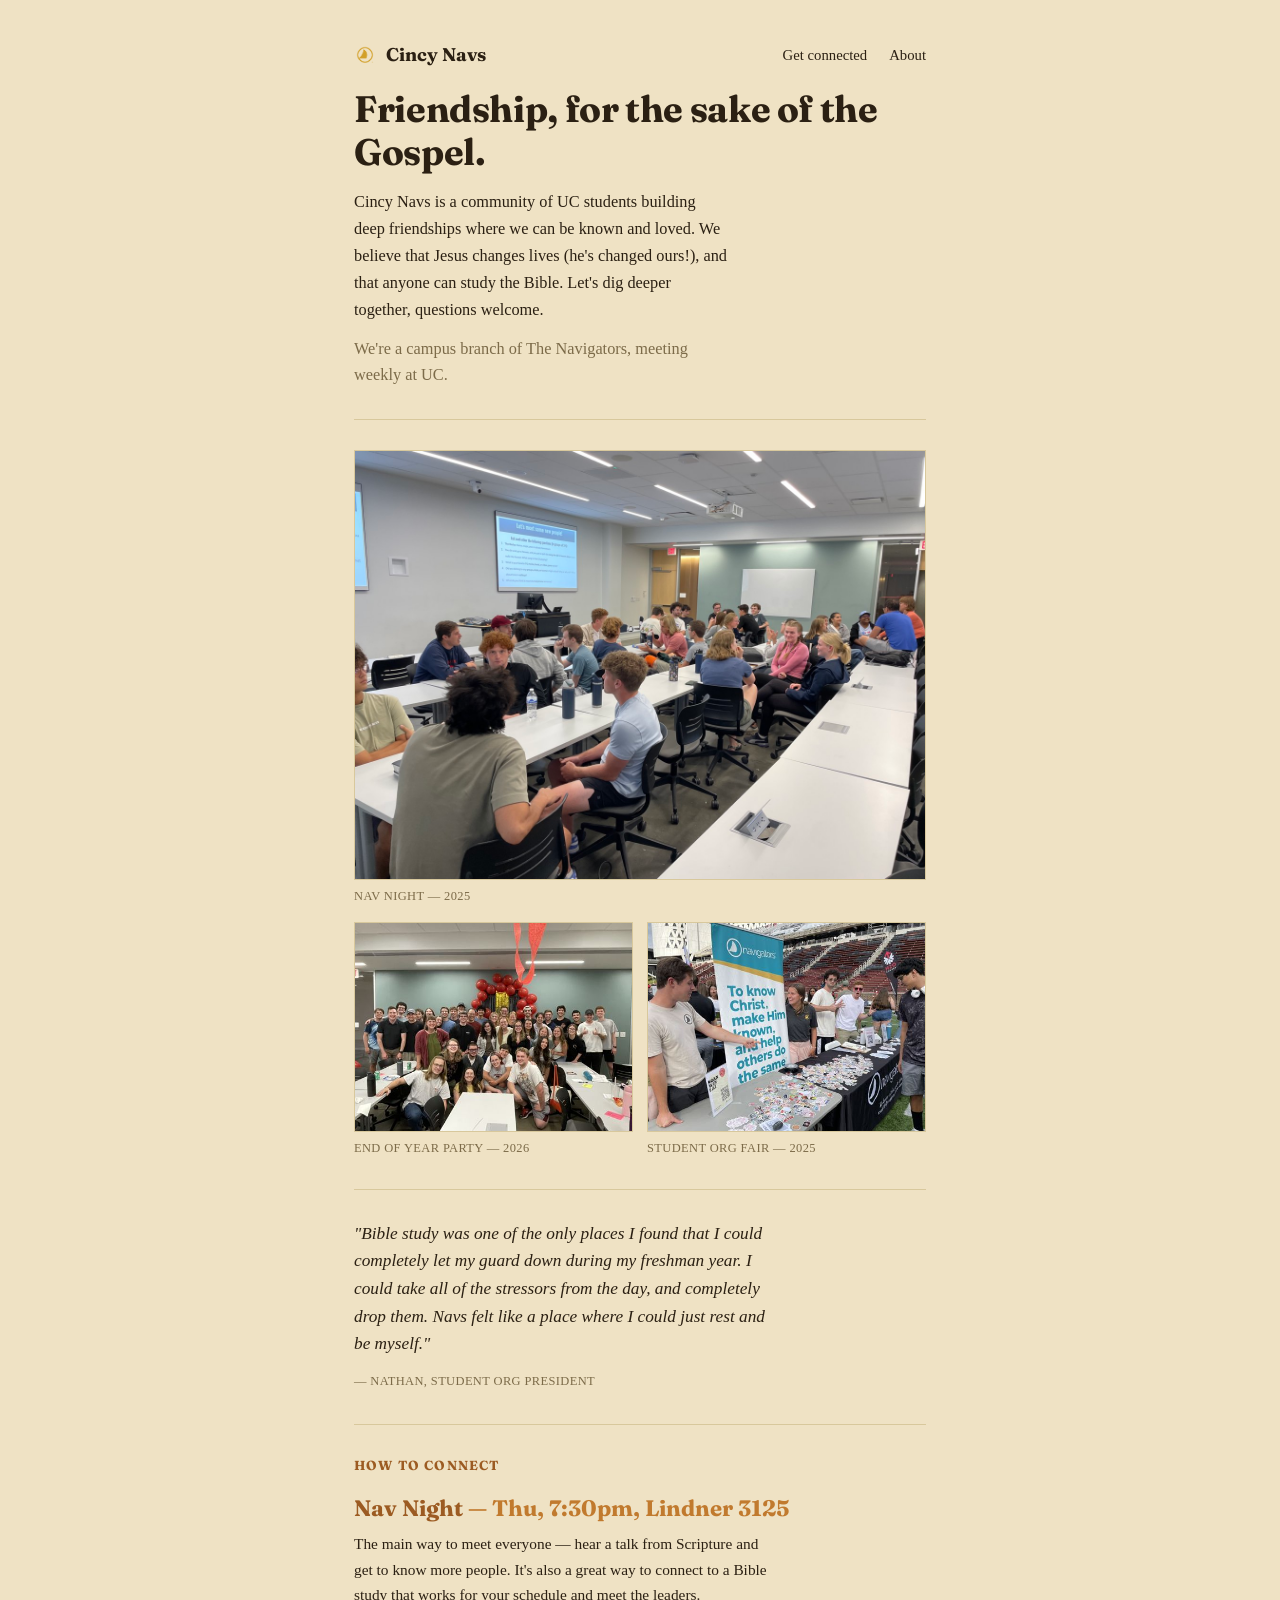
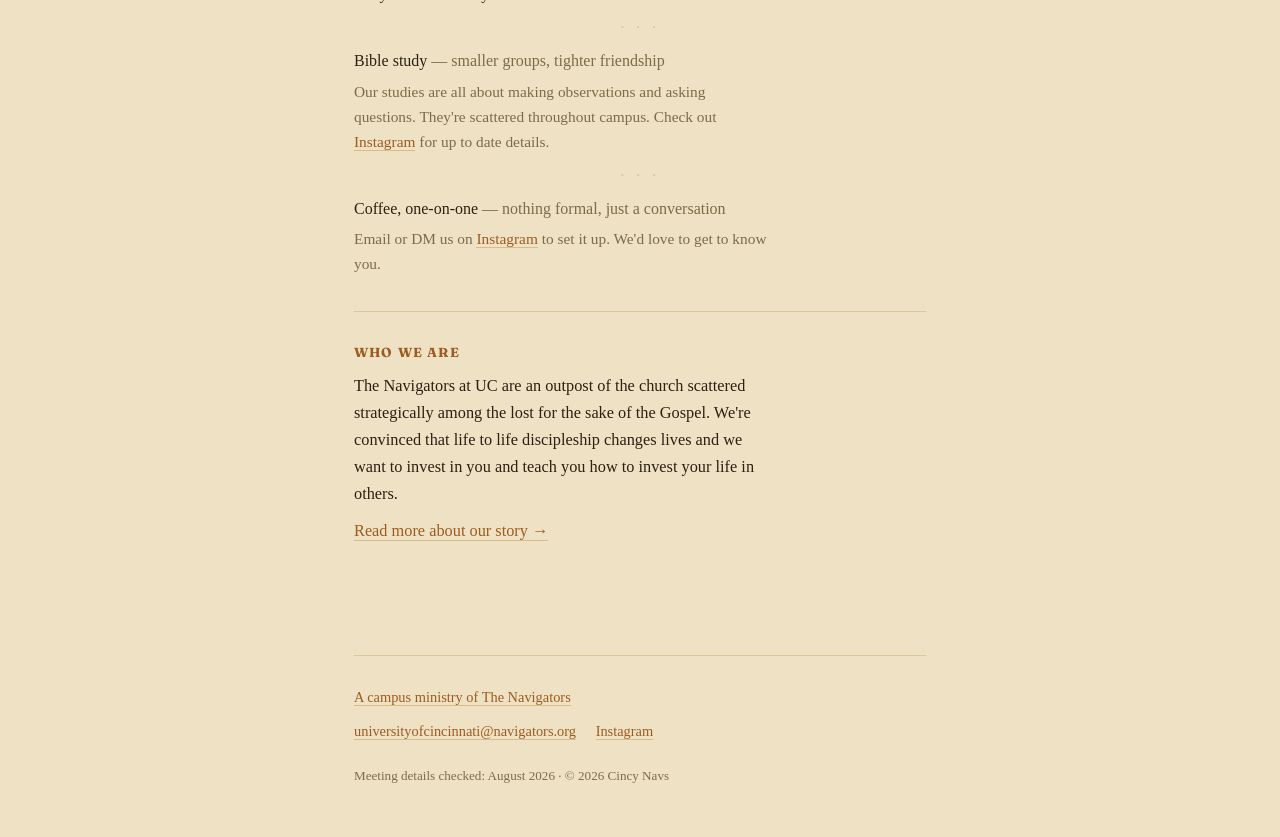
<file: index.html>
<!DOCTYPE html>
<html lang="en">
<head>
<meta charset="UTF-8">
<meta name="viewport" content="width=device-width, initial-scale=1.0">
<title>Cincy Navs — University of Cincinnati</title>
<link rel="preconnect" href="https://fonts.googleapis.com">
<link rel="preconnect" href="https://fonts.gstatic.com" crossorigin>
<link href="https://fonts.googleapis.com/css2?family=Fraunces:ital,opsz,wght@0,9..144,500;0,9..144,700;0,9..144,900;1,9..144,500&display=swap" rel="stylesheet">
<link rel="stylesheet" href="style.css">
</head>
<body>

<header>
  <div class="brand">
    <img src="assets/cincynavs-logo.png" alt="">
    <a href="index.html">Cincy Navs</a>
  </div>
  <nav>
    <ul>
      <li><a href="#connect">Get connected</a></li>
      <li><a href="about.html">About</a></li>
    </ul>
  </nav>
</header>

<div class="wrap">

  <section class="hero">
    <h1>Friendship, for the sake of the Gospel.</h1>
    <p>Cincy Navs is a community of UC students building deep friendships where we can be known and loved. We believe that Jesus changes lives (he's changed ours!), and that anyone can study the Bible. Let's dig deeper together, questions welcome.</p>
    <p class="sub">We're a campus branch of The Navigators, meeting weekly at UC.</p>
  </section>

  <hr>

  <section class="photos">
    <div class="photo-lead">
      <img src="assets/nav-night.jpg" alt="Students at Nav Night">
      <span class="caption">Nav Night — 2025</span>
    </div>
    <div class="photo-pair">
      <div class="photo-item">
        <img src="assets/end-of-year-party.jpg" alt="Group photo at the end of year party">
        <span class="caption">End of year party — 2026</span>
      </div>
      <div class="photo-item">
        <img src="assets/student-org-fair.jpg" alt="Tabling at the student org fair">
        <span class="caption">Student org fair — 2025</span>
      </div>
    </div>
  </section>

  <hr>

  <section class="quote">
    <p>"Bible study was one of the only places I found that I could completely let my guard down during my freshman year. I could take all of the stressors from the day, and completely drop them. Navs felt like a place where I could just rest and be myself."</p>
    <p class="quote-attr"><span class="caption">— Nathan, student org president</span></p>
  </section>

  <hr>

  <section id="connect">
    <h2>How to connect</h2>

    <div class="entry primary">
      <p class="entry-title">Nav Night <span class="when">— Thu, 7:30pm, Lindner 3125</span></p>
      <p class="desc">The main way to meet everyone — hear a talk from Scripture and get to know more people. It's also a great way to connect to a Bible study that works for your schedule and meet the leaders.</p>
    </div>

    <div class="connector">· · ·</div>

    <div class="entry">
      <p class="entry-title">Bible study <span class="when">— smaller groups, tighter friendship</span></p>
      <p class="desc">Our studies are all about making observations and asking questions. They're scattered throughout campus. Check out <a href="https://instagram.com/cincynavs" target="_blank" rel="noopener">Instagram</a> for up to date details.</p>
    </div>

    <div class="connector">· · ·</div>

    <div class="entry">
      <p class="entry-title">Coffee, one-on-one <span class="when">— nothing formal, just a conversation</span></p>
      <p class="desc">Email or DM us on <a href="https://instagram.com/cincynavs" target="_blank" rel="noopener">Instagram</a> to set it up. We'd love to get to know you.</p>
    </div>
  </section>

  <hr>

  <section class="about-teaser">
    <h2>Who we are</h2>
    <p>The Navigators at UC are an outpost of the church scattered strategically among the lost for the sake of the Gospel. We're convinced that life to life discipleship changes lives and we want to invest in you and teach you how to invest your life in others.</p>
    <p style="margin-top: 10px;"><a href="about.html">Read more about our story →</a></p>
  </section>

</div>

<footer>
  <hr>
  <p><a href="https://www.navigators.org" target="_blank" rel="noopener">A campus ministry of The Navigators</a></p>
  <p class="foot-links">
    <a href="mailto:universityofcincinnati@navigators.org">universityofcincinnati@navigators.org</a>
    <a href="https://instagram.com/cincynavs" target="_blank" rel="noopener">Instagram</a>
  </p>
  <p class="updated">Meeting details checked: August 2026 · © 2026 Cincy Navs</p>
</footer>

</body>
</html>
</file>
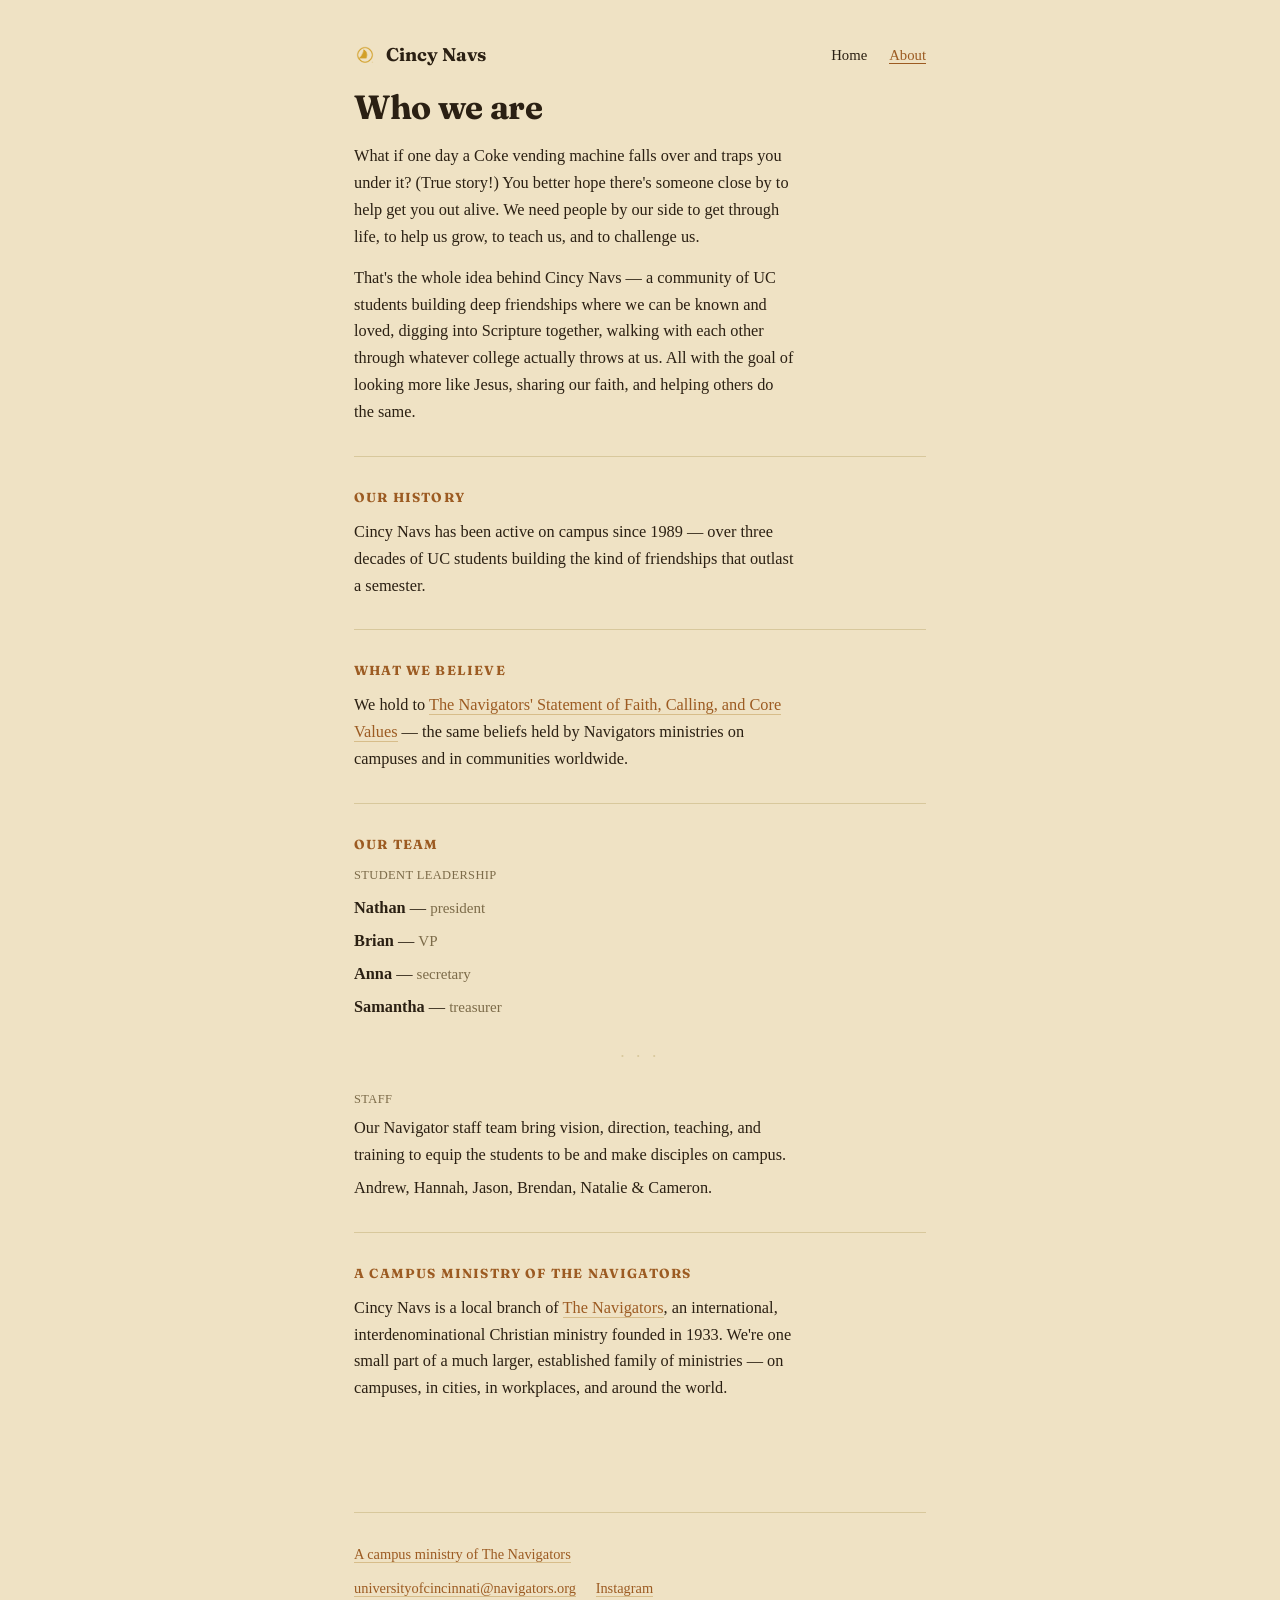
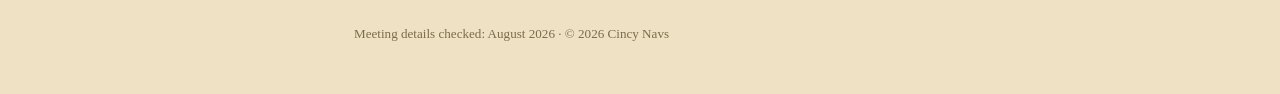
<file: about.html>
<!DOCTYPE html>
<html lang="en">
<head>
<meta charset="UTF-8">
<meta name="viewport" content="width=device-width, initial-scale=1.0">
<title>About — Cincy Navs</title>
<link rel="preconnect" href="https://fonts.googleapis.com">
<link rel="preconnect" href="https://fonts.gstatic.com" crossorigin>
<link href="https://fonts.googleapis.com/css2?family=Fraunces:ital,opsz,wght@0,9..144,500;0,9..144,700;0,9..144,900;1,9..144,500&display=swap" rel="stylesheet">
<link rel="stylesheet" href="style.css">
</head>
<body>

<header>
  <div class="brand">
    <img src="assets/cincynavs-logo.png" alt="">
    <a href="index.html">Cincy Navs</a>
  </div>
  <nav>
    <ul>
      <li><a href="index.html">Home</a></li>
      <li><a href="about.html" class="current">About</a></li>
    </ul>
  </nav>
</header>

<div class="wrap">

  <section>
    <h1>Who we are</h1>
    <p>What if one day a Coke vending machine falls over and traps you under it? (True story!) You better hope there's someone close by to help get you out alive. We need people by our side to get through life, to help us grow, to teach us, and to challenge us.</p>
    <p>That's the whole idea behind Cincy Navs — a community of UC students building deep friendships where we can be known and loved, digging into Scripture together, walking with each other through whatever college actually throws at us. All with the goal of looking more like Jesus, sharing our faith, and helping others do the same.</p>
  </section>

  <hr>

  <section>
    <h2>Our history</h2>
    <p>Cincy Navs has been active on campus since 1989 — over three decades of UC students building the kind of friendships that outlast a semester.</p>
  </section>

  <hr>

  <section>
    <h2>What we believe</h2>
    <p>We hold to <a href="https://www.navigators.org/who-we-are/" target="_blank" rel="noopener">The Navigators' Statement of Faith, Calling, and Core Values</a> — the same beliefs held by Navigators ministries on campuses and in communities worldwide.</p>
  </section>

  <hr>

  <section>
    <h2>Our team</h2>

    <p class="caption">Student leadership</p>
    <div class="team-list tight">
      <div class="team-member">
        <span class="name">Nathan</span> — <span class="role">president</span>
      </div>
      <div class="team-member">
        <span class="name">Brian</span> — <span class="role">VP</span>
      </div>
      <div class="team-member">
        <span class="name">Anna</span> — <span class="role">secretary</span>
      </div>
      <div class="team-member">
        <span class="name">Samantha</span> — <span class="role">treasurer</span>
      </div>
    </div>

    <div class="connector" style="margin: 18px 0;">· · ·</div>

    <p class="caption">Staff</p>
    <p style="margin-top: 6px;">Our Navigator staff team bring vision, direction, teaching, and training to equip the students to be and make disciples on campus.</p>
    <p style="margin-top: 6px;">Andrew, Hannah, Jason, Brendan, Natalie &amp; Cameron.</p>
  </section>

  <hr>

  <section>
    <h2>A campus ministry of The Navigators</h2>
    <p>Cincy Navs is a local branch of <a href="https://www.navigators.org" target="_blank" rel="noopener">The Navigators</a>, an international, interdenominational Christian ministry founded in 1933. We're one small part of a much larger, established family of ministries — on campuses, in cities, in workplaces, and around the world.</p>
  </section>

</div>

<footer>
  <hr>
  <p><a href="https://www.navigators.org" target="_blank" rel="noopener">A campus ministry of The Navigators</a></p>
  <p class="foot-links">
    <a href="mailto:universityofcincinnati@navigators.org">universityofcincinnati@navigators.org</a>
    <a href="https://instagram.com/cincynavs" target="_blank" rel="noopener">Instagram</a>
  </p>
  <p class="updated">Meeting details checked: August 2026 · © 2026 Cincy Navs</p>
</footer>

</body>
</html>
</file>
<file: style.css>
:root {
  --ink: #2B2013;
  --paper: #EFE2C4;
  --muted: #7C6B49;
  --line: #D8C89C;
  --accent: #9C5B22;
  --accent-soft: #C17A2E;
}

* { margin: 0; padding: 0; box-sizing: border-box; }

body {
  font-family: Georgia, 'Times New Roman', serif;
  color: var(--ink);
  background: var(--paper);
  line-height: 1.65;
  font-size: 1.02rem;
  -webkit-font-smoothing: antialiased;
}

.wrap {
  max-width: 620px;
  margin: 0 auto;
  padding: 0 24px 80px;
}

a { color: var(--accent); text-decoration: none; border-bottom: 1px solid rgba(168,121,31,0.35); }
a:hover { border-bottom-color: var(--accent); }

/* ===== HEADER ===== */
header {
  max-width: 620px;
  margin: 0 auto;
  padding: 40px 24px 18px;
  display: flex;
  align-items: center;
  justify-content: space-between;
}
.brand {
  display: flex;
  align-items: center;
  gap: 10px;
  font-family: 'Fraunces', Georgia, serif;
  font-weight: 700;
  font-size: 1.15rem;
}
.brand img { width: 22px; height: 22px; }
.brand a { border-bottom: none; color: var(--ink); }

nav ul {
  list-style: none;
  display: flex;
  gap: 22px;
  font-size: 0.92rem;
}
nav a { border-bottom: none; color: var(--ink); }
nav a:hover { color: var(--accent); }
nav a.current { color: var(--accent); border-bottom: 1px solid var(--accent); }

hr {
  border: none;
  border-top: 1px solid var(--line);
  margin: 30px 0;
}

/* ===== CAPTION / SIGNAGE STYLE ===== */
.caption {
  font-family: Georgia, serif;
  font-size: 0.78rem;
  letter-spacing: 0.03em;
  text-transform: uppercase;
  color: var(--muted);
}

/* ===== HEADINGS ===== */
h1 {
  font-family: 'Fraunces', Georgia, serif;
  font-size: 2.1rem;
  font-weight: 700;
  line-height: 1.15;
  letter-spacing: -0.01em;
  margin-bottom: 16px;
}
.hero h1 { font-size: 2.3rem; }

h2 {
  font-family: 'Fraunces', Georgia, serif;
  font-size: 0.82rem;
  font-weight: 700;
  letter-spacing: 0.09em;
  text-transform: uppercase;
  color: var(--accent);
  margin-bottom: 10px;
}

/* ===== HERO — text only (home) ===== */
.hero p {
  max-width: 46ch;
  color: var(--ink);
}
.hero .sub {
  color: var(--muted);
  margin-top: 12px;
}

/* ===== PHOTO STRIP (home) ===== */
.photo-lead { width: 100%; margin-bottom: 16px; }
.photo-lead img {
  width: 100%;
  height: auto;
  display: block;
  border: 1px solid var(--line);
}
.photo-lead .caption { margin-top: 6px; display: block; }

.photo-pair {
  display: flex;
  gap: 14px;
}
.photo-item { flex: 1 1 0; min-width: 0; }
.photo-item img {
  width: 100%;
  height: auto;
  object-fit: cover;
  border: 1px solid var(--line);
  display: block;
}
.photo-item .caption { margin-top: 6px; display: block; }

/* ===== STUDENT QUOTE — the one warm register (home) ===== */
.quote {
  font-style: italic;
  font-size: 1.08rem;
  color: var(--ink);
  max-width: 48ch;
  line-height: 1.6;
}
.quote-attr {
  margin-top: 8px;
  font-style: normal;
}
.quote-attr .caption { display: inline; }

/* ===== ENTRIES LIST — Nav Night / Bible study / coffee (home) ===== */
.entry { padding: 4px 0; }
.entry-title {
  font-size: 1rem;
  font-weight: normal;
  color: var(--ink);
}
.entry-title .when { color: var(--muted); font-style: normal; }
.entry p.desc {
  margin-top: 4px;
  color: var(--muted);
  font-size: 0.96rem;
}

.entry.primary .entry-title {
  font-family: 'Fraunces', Georgia, serif;
  font-size: 1.4rem;
  font-weight: 700;
  color: var(--accent);
}
.entry.primary .entry-title .when { color: var(--accent-soft); }
.entry.primary p.desc { color: var(--ink); }

.connector {
  text-align: center;
  color: var(--line);
  font-size: 1.1rem;
  margin: 2px 0;
  letter-spacing: 0.2em;
}

/* ===== ABOUT TEASER (home) ===== */
.about-teaser p { max-width: 50ch; }

/* ===== ABOUT PAGE SECTIONS ===== */
section p { max-width: 54ch; }
section p + p { margin-top: 14px; }

.placeholder-note {
  display: inline-block;
  margin-top: 10px;
  font-size: 0.86rem;
  color: var(--accent-soft);
  font-style: italic;
}

.team-list { margin-top: 6px; }
.team-member { padding: 10px 0; }
.team-list.tight .team-member { padding: 3px 0; }
.team-member .name {
  font-weight: bold;
  color: var(--ink);
}
.team-member .role {
  color: var(--muted);
  font-size: 0.94rem;
}

/* ===== FOOTER ===== */
footer {
  max-width: 620px;
  margin: 0 auto;
  padding: 0 24px 50px;
  color: var(--muted);
  font-size: 0.9rem;
}
footer .foot-links { margin-top: 10px; }
footer .foot-links a { margin-right: 16px; }
footer .updated { margin-top: 22px; font-size: 0.82rem; }

@media (max-width: 480px) {
  header { flex-direction: column; align-items: flex-start; gap: 14px; }
  nav ul { gap: 16px; padding-left: 0; }
}
</file>
